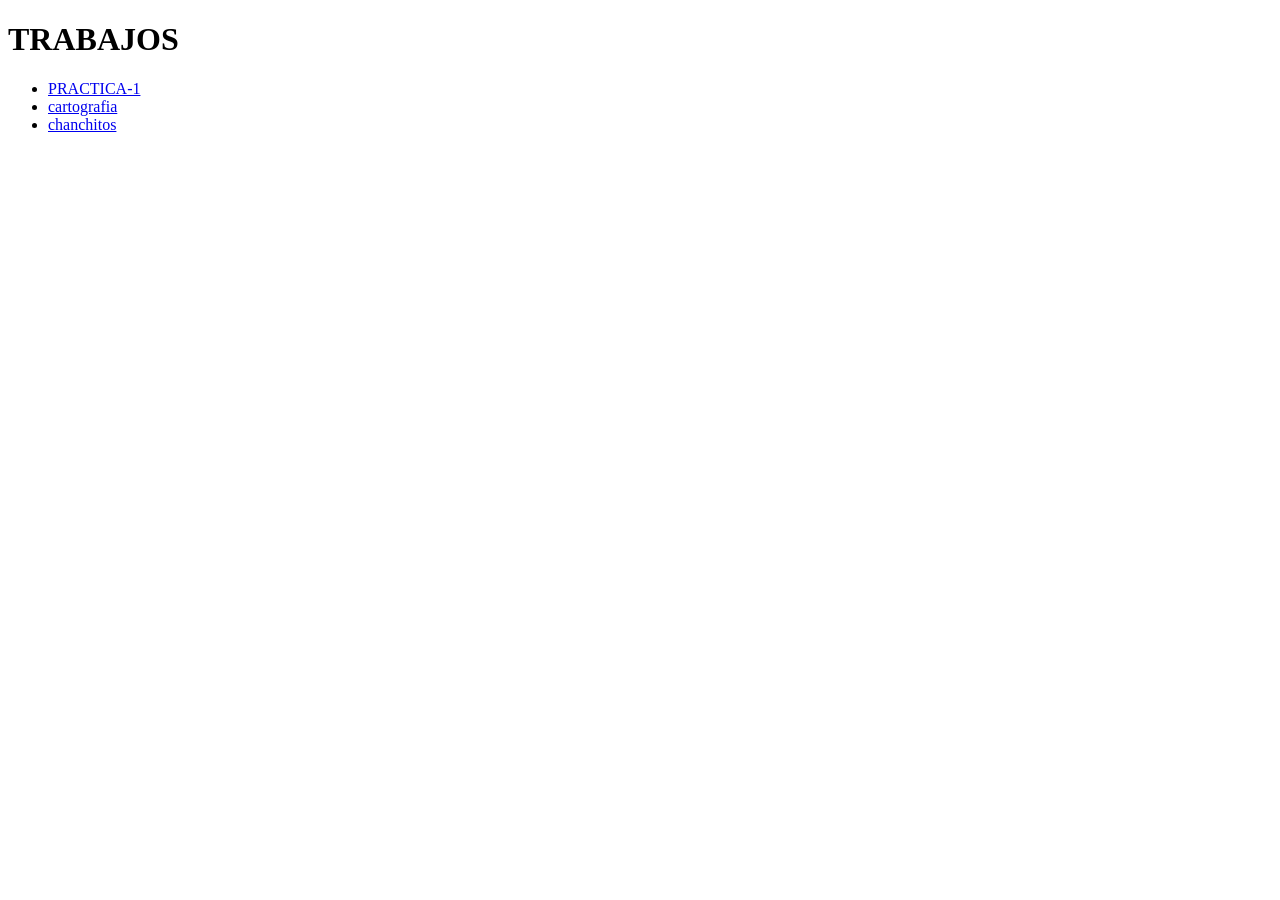
<file: index.html>
<!DOCTYPE html>
<html lang= "es"> 
<head> 
<meta charset="utf-8">
<title>PRACTICAS</title>
</head>
<body>
<h1>TRABAJOS</h1>
<ul>
<li><a href="PRACTICA-1/">PRACTICA-1</a></li>
<li><a href="CARTOGRAFIA/">cartografia</a></li>  
<li><a href="chanchitos/">chanchitos</a></li>  
</body>
</html>
</file>
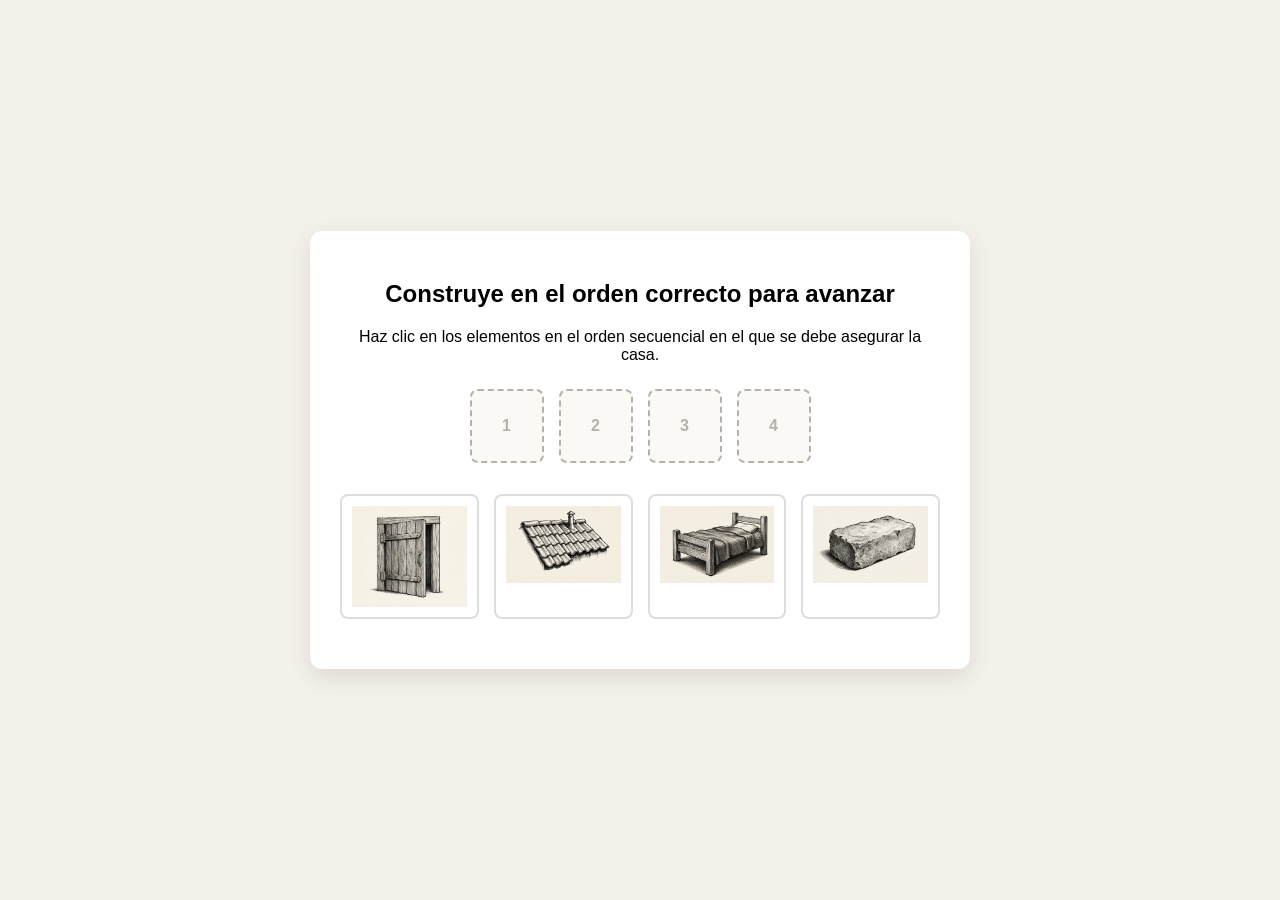
<file: chanchitos/index.html>
<!DOCTYPE html>
<html lang="es">
<head>
    <meta charset="UTF-8">
    <meta name="viewport" content="width=device-width, initial-scale=1.0">
    <title>Hipertexto Interactivo - El Orden de la Casa</title>
    <link rel="stylesheet" href="css/estilos.css">
</head>
<body>

    <div id="game-container">
        <h2>Construye en el orden correcto para avanzar</h2>
        <p class="instrucciones">Haz clic en los elementos en el orden secuencial en el que se debe asegurar la casa.</p>
        
        <!-- Contenedor de la secuencia que el usuario va armando -->
        <div id="secuencia-usuario">
            <span class="placeholder-nodo">1</span>
            <span class="placeholder-nodo">2</span>
            <span class="placeholder-nodo">3</span>
            <span class="placeholder-nodo">4</span>
        </div>

        <!-- Tablero con los 4 nodos desordenados -->
        <div id="tablero-nodos">
            <div class="nodo" data-id="puerta">
                <img src="img/puerta.png" alt="Puerta">
            </div>
            <div class="nodo" data-id="techo">
                <img src="img/techo.png" alt="Techo">
            </div>
            <div class="nodo" data-id="cama">
                <img src="img/cama.png" alt="Cama">
            </div>
            <div class="nodo" data-id="ladrillo">
                <img src="img/ladrillo.png" alt="Ladrillo">
            </div>
        </div>

        <button id="btn-reiniciar" class="oculto">Reiniciar Selección</button>

        <!-- Pantallas de resultados para ramificar la historia -->
        <div id="resultado-ganar" class="pantalla-resultado oculto">
            <h3>¡Excelente elección!</h3>
            <p>La casa resiste con firmeza el soplido del lobo feroz. Lograste avanzar con seguridad.</p>
            <a href="historia-victoria.html" class="btn-historia">Continuar Relato (Camino A)</a>
        </div>

        <div id="resultado-perder" class="pantalla-resultado oculto">
            <h3>Estructura deficiente...</h3>
            <p>El orden inestable hizo que la casa se derrumbara ante el menor suspiro del lobo.</p>
            <a href="historia-derrota.html" class="btn-historia">Continuar Relato (Camino B)</a>
        </div>
    </div>

    <script src="script.js"></script>
</body>
</html>
</file>
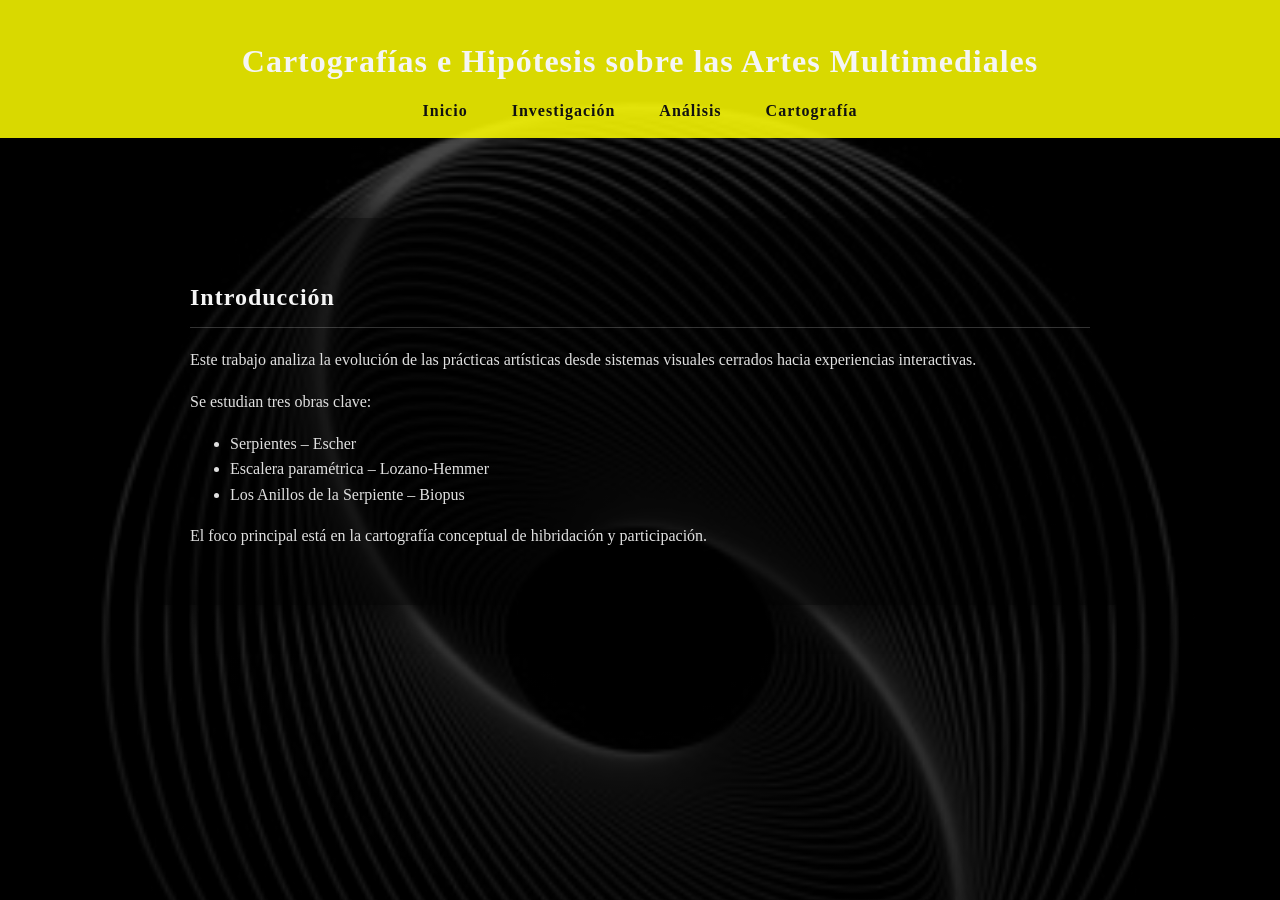
<file: PRACTICA1/index.html>
<!DOCTYPE html>
<html lang="es">
<head>
<meta charset="UTF-8">
<title>Cartografía Multimedial</title>
<link rel="stylesheet" href="css/estilos.css">
</head>

<body>

<header>
<h1>Cartografías e Hipótesis sobre las Artes Multimediales</h1>
<nav>
<a href="index.html">Inicio</a>
<a href="investigacion.html">Investigación</a>
<a href="analisis.html">Análisis</a>
<a href="cartografia.html">Cartografía</a>
</nav>
</header>

<section class="contenido">
<h2>Introducción</h2>

<p>
Este trabajo analiza la evolución de las prácticas artísticas desde sistemas visuales cerrados hacia experiencias interactivas.
</p>

<p>
Se estudian tres obras clave:
</p>

<ul>
<li>Serpientes – Escher</li>
<li>Escalera paramétrica – Lozano-Hemmer</li>
<li>Los Anillos de la Serpiente – Biopus</li>
</ul>

<p>
El foco principal está en la cartografía conceptual de hibridación y participación.
</p>

</section>

</body>
</html>
</file>
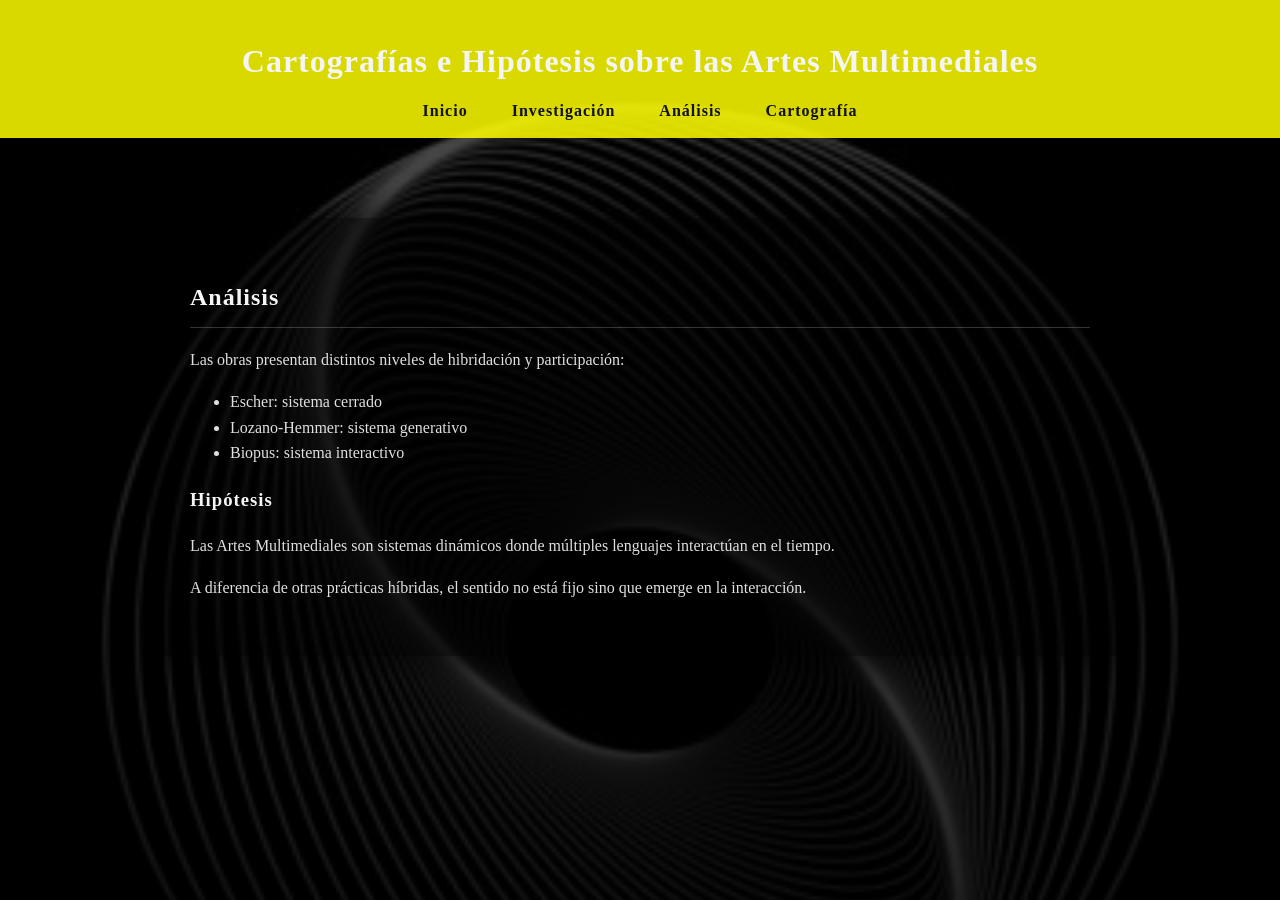
<file: PRACTICA1/analisis.html>
<!DOCTYPE html>
<html lang="es">
<head>
<meta charset="UTF-8">
<title>Análisis</title>
<link rel="stylesheet" href="css/estilos.css">
</head>

<body>

<header>
    <h1>Cartografías e Hipótesis sobre las Artes Multimediales</h1>
<nav>
<a href="index.html">Inicio</a>
<a href="investigacion.html">Investigación</a>
<a href="analisis.html">Análisis</a>
<a href="cartografia.html">Cartografía</a>
</nav>
</header>

<section class="contenido">

<h2>Análisis</h2>

<p>
Las obras presentan distintos niveles de hibridación y participación:
</p>

<ul>
<li>Escher: sistema cerrado</li>
<li>Lozano-Hemmer: sistema generativo</li>
<li>Biopus: sistema interactivo</li>
</ul>

<h3>Hipótesis</h3>

<p>
Las Artes Multimediales son sistemas dinámicos donde múltiples lenguajes interactúan en el tiempo.
</p>

<p>
A diferencia de otras prácticas híbridas, el sentido no está fijo sino que emerge en la interacción.
</p>

</section>

</body>
</html>
</file>
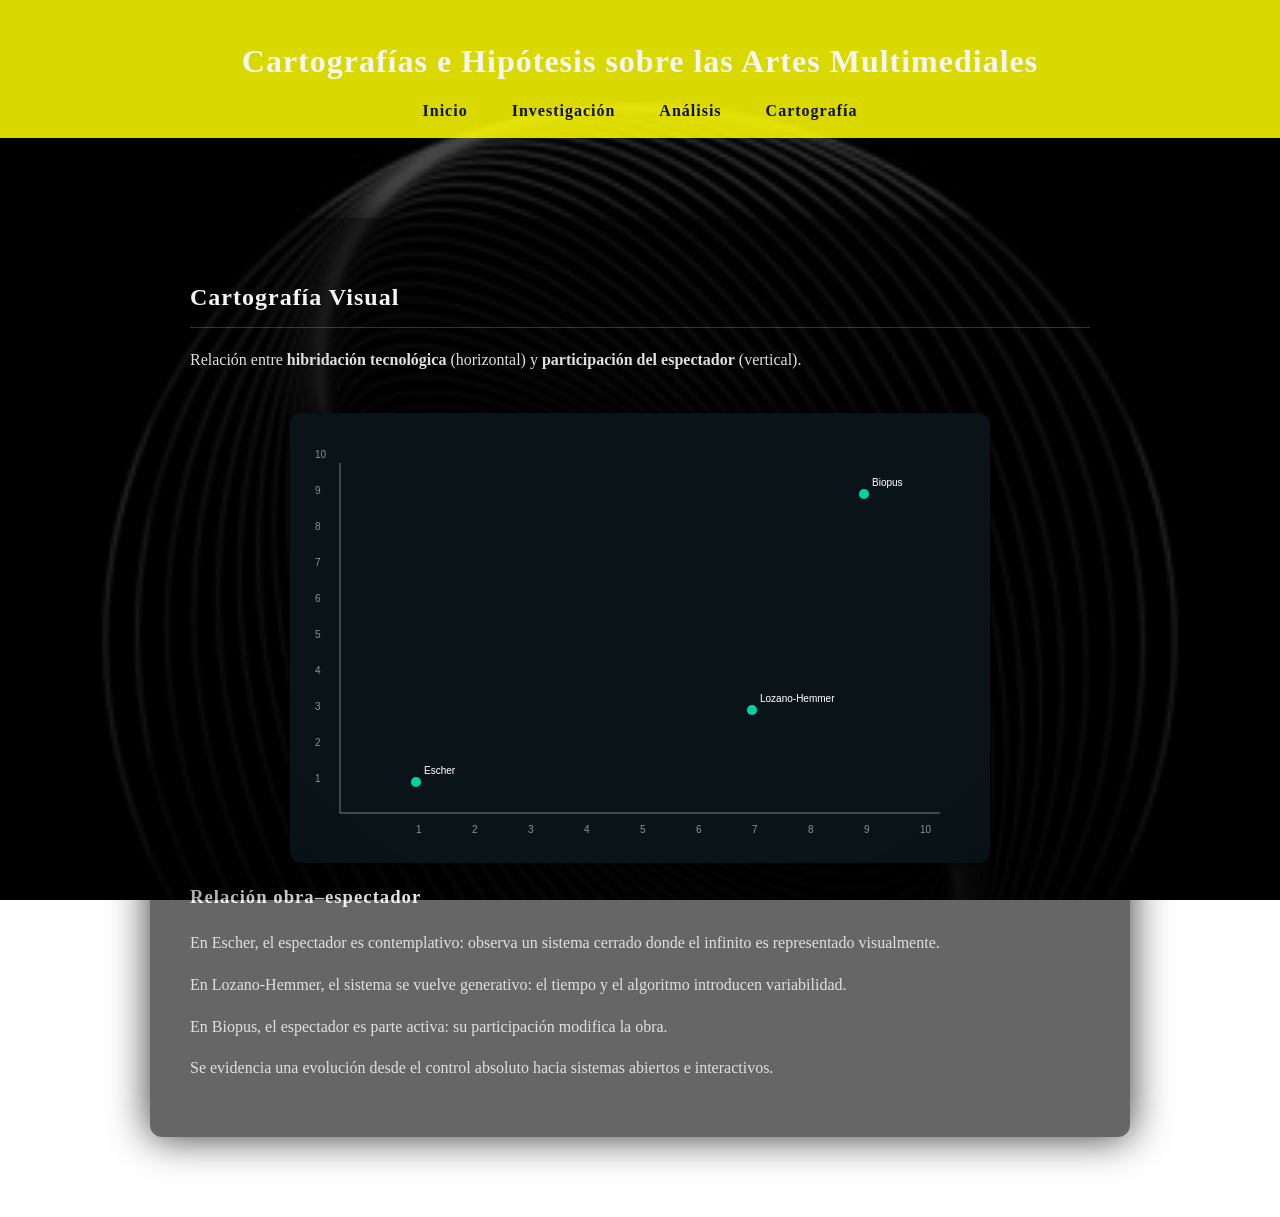
<file: PRACTICA1/cartografia.html>
<!DOCTYPE html>
<html lang="es">
<head>
<meta charset="UTF-8">
<title>Cartografía Multimedial</title>
<link rel="stylesheet" href="css/estilos.css">

<style>

/* ===== CONTENEDOR GENERAL ===== */
.grafico {
  position: relative;
  margin-top: 40px;
  display: flex;
  justify-content: center;
}

/* 🔥 CORRECCIÓN CLAVE */
.grafico canvas {
  position: relative !important;  /* rompe el absolute global */
  display: block;
}

/* ===== CANVAS ESTÉTICO ===== */
#canvas {
  background: rgba(10,20,25,0.85);
  border-radius: 12px;
  box-shadow: 0 0 20px rgba(0,0,0,0.6);
}

/* ===== INFO BOX ===== */
#infoBox {
  position: absolute;
  background: rgba(0,0,0,0.9);
  padding: 12px;
  border-radius: 10px;
  display: none;
  max-width: 240px;
  font-size: 0.85em;
  box-shadow: 0 0 20px rgba(0,255,200,0.3);
  z-index: 5;
}

#infoBox img {
  width: 100%;
  margin-top: 8px;
  border-radius: 6px;
}

</style>
</head>

<body>

<header>
<h1>Cartografías e Hipótesis sobre las Artes Multimediales</h1>

<nav>
<a href="index.html">Inicio</a>
<a href="investigacion.html">Investigación</a>
<a href="analisis.html">Análisis</a>
<a href="cartografia.html">Cartografía</a>
</nav>
</header>

<section class="contenido">

<h2>Cartografía Visual</h2>

<p>
Relación entre <strong>hibridación tecnológica</strong> (horizontal) y <strong>participación del espectador</strong> (vertical).
</p>

<div class="grafico">
  <canvas id="canvas" width="700" height="450"></canvas>
  <div id="infoBox"></div>
</div>

<h3>Relación obra–espectador</h3>

<p>
En Escher, el espectador es contemplativo: observa un sistema cerrado donde el infinito es representado visualmente.
</p>

<p>
En Lozano-Hemmer, el sistema se vuelve generativo: el tiempo y el algoritmo introducen variabilidad.
</p>

<p>
En Biopus, el espectador es parte activa: su participación modifica la obra.
</p>

<p>
Se evidencia una evolución desde el control absoluto hacia sistemas abiertos e interactivos.
</p>

</section>

<script>

/* ============================= */
/* ===== CONFIGURACIÓN ======== */
/* ============================= */

const canvas = document.getElementById("canvas");
const ctx = canvas.getContext("2d");
const infoBox = document.getElementById("infoBox");

/* Obras ubicadas en el gráfico */
const works = [
{
name:"Escher",
x:1,y:1,
img:"img/escher.jpg",
text:"Sistema cerrado. El infinito se representa visualmente."
},
{
name:"Lozano-Hemmer",
x:7,y:3,
img:"img/hemmer.jpg",
text:"Sistema generativo. Aparece el tiempo y el algoritmo."
},
{
name:"Biopus",
x:9,y:9,
img:"img/biopus.jpg",
text:"Sistema interactivo. El espectador construye la obra."
}
];

/* ============================= */
/* ===== UTILIDADES ============ */
/* ============================= */

/* Escalado del gráfico */
function sx(x){
  return x/10 * canvas.width * 0.8 + canvas.width * 0.1;
}

function sy(y){
  return canvas.height - (y/10 * canvas.height * 0.8 + canvas.height * 0.1);
}

/* Mouse */
let mouse = {x:0, y:0};

canvas.addEventListener("mousemove", function(e){
  const rect = canvas.getBoundingClientRect();
  mouse.x = e.clientX - rect.left;
  mouse.y = e.clientY - rect.top;
  infoBox.style.display = "none";
});

/* ============================= */
/* ===== DIBUJO =============== */
/* ============================= */

/* Fondo */
function drawBackground(){
  ctx.fillStyle = "rgba(10,20,25,0.9)";
  ctx.fillRect(0,0,canvas.width,canvas.height);
}

/* Ejes */
function drawAxes(){
  ctx.strokeStyle = "rgba(255,255,255,0.2)";
  
  ctx.beginPath();
  ctx.moveTo(50, canvas.height-50);
  ctx.lineTo(canvas.width-50, canvas.height-50);
  ctx.stroke();

  ctx.beginPath();
  ctx.moveTo(50, canvas.height-50);
  ctx.lineTo(50, 50);
  ctx.stroke();

  ctx.fillStyle = "rgba(255,255,255,0.5)";
  
  for(let i=1;i<=10;i++){
    ctx.fillText(i, sx(i), canvas.height-30);
    ctx.fillText(i, 25, sy(i));
  }
}

/* Progreso según posición del mouse */
function getProgress(){
  let min = 50;
  let max = canvas.width - 50;
  let p = (mouse.x - min) / (max - min);
  return Math.max(0, Math.min(1, p));
}

/* Línea de evolución (interactiva) */
function drawEvolution(){

  let p = getProgress();

  let x1 = sx(1), y1 = sy(1);
  let x2 = sx(7), y2 = sy(3);
  let x3 = sx(9), y3 = sy(9);

  ctx.strokeStyle = "rgba(0,255,200,0.8)";
  ctx.lineWidth = 2;

  /* Tramo 1 */
  let t1 = Math.min(p*2,1);
  let mx1 = x1 + (x2-x1)*t1;
  let my1 = y1 + (y2-y1)*t1;

  ctx.beginPath();
  ctx.moveTo(x1,y1);
  ctx.lineTo(mx1,my1);
  ctx.stroke();

  /* Tramo 2 */
  if(p > 0.5){
    let t2 = (p-0.5)*2;
    let mx2 = x2 + (x3-x2)*t2;
    let my2 = y2 + (y3-y2)*t2;

    ctx.beginPath();
    ctx.moveTo(x2,y2);
    ctx.lineTo(mx2,my2);
    ctx.stroke();
  }
}

/* Puntos dinámicos */
function drawPoints(){

  works.forEach(function(w,i){

    let px = sx(w.x);
    let py = sy(w.y);

    let distMouse = Math.hypot(mouse.x-px, mouse.y-py);

    /* Influencia entre nodos */
    let influence = 0;

    works.forEach(function(o,j){
      if(i!==j){
        let dx = sx(o.x);
        let dy = sy(o.y);
        let d = Math.hypot(px-dx, py-dy);
        influence += 20/d;
      }
    });

    let radius = 5 + influence*0.4 + (distMouse<40 ? 3 : 0);

    ctx.beginPath();
    ctx.arc(px,py,radius,0,Math.PI*2);
    ctx.fillStyle = "rgba(0,255,200,0.8)";
    ctx.fill();

    ctx.fillStyle = "white";
    ctx.fillText(w.name, px+8, py-8);

    /* Hover */
    if(distMouse < 12){
      infoBox.style.display = "block";
      infoBox.innerHTML =
        "<b>"+w.name+"</b><br>" +
        w.text +
        "<img src='"+w.img+"'>";
      
      infoBox.style.left = (px+15)+"px";
      infoBox.style.top = (py+15)+"px";
    }

  });
}

/* Loop */
function draw(){
  drawBackground();
  drawAxes();
  drawEvolution();
  drawPoints();
  requestAnimationFrame(draw);
}

draw();

</script>

</body>
</html>
</file>
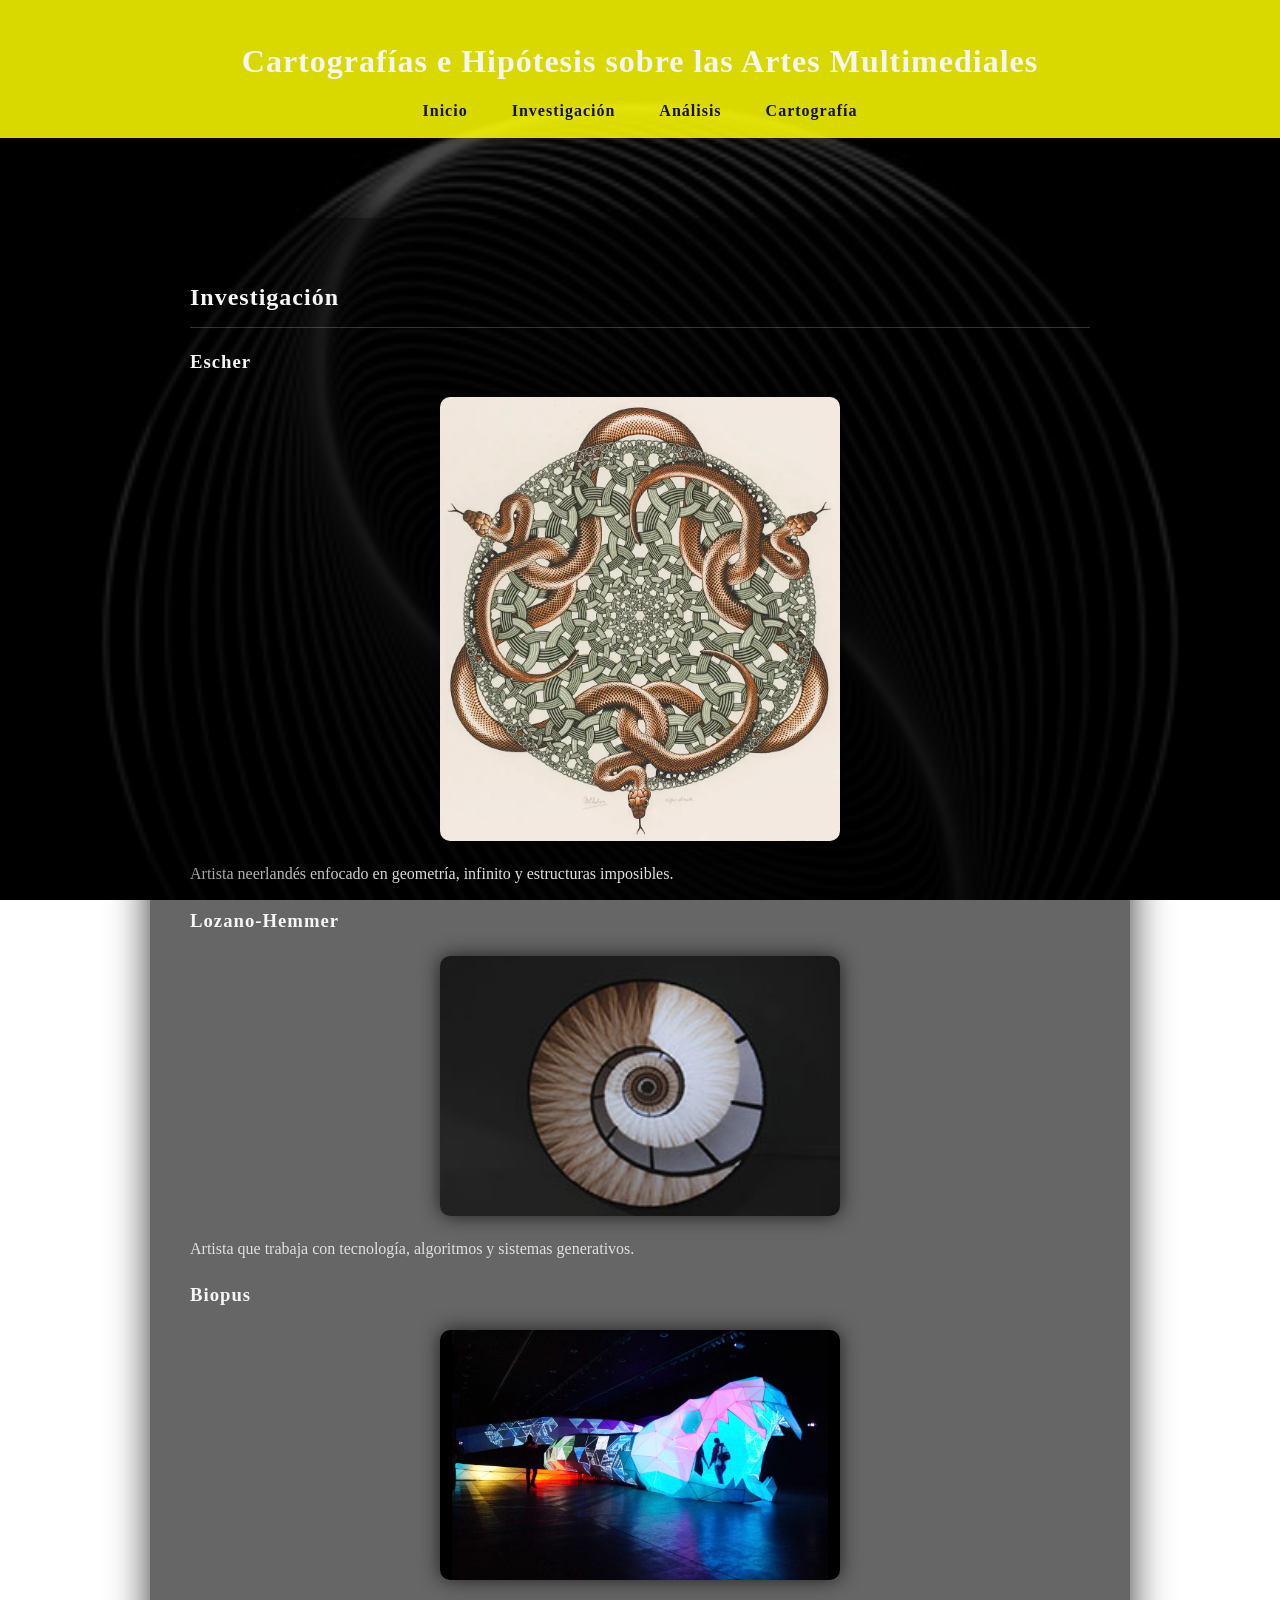
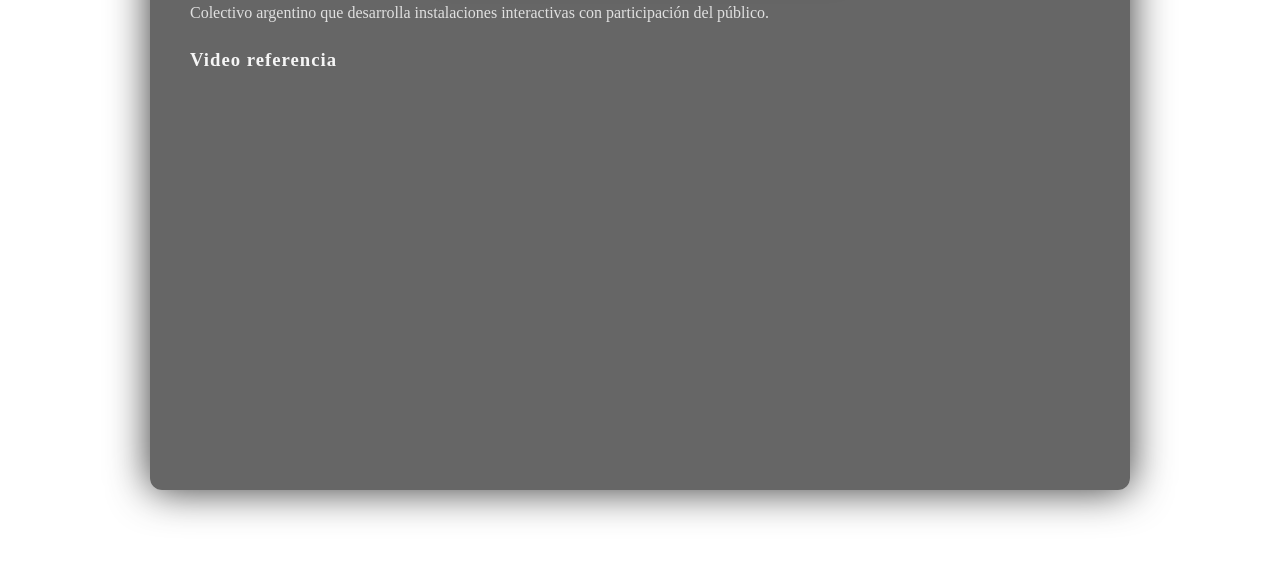
<file: PRACTICA1/investigacion.html>
<!DOCTYPE html>
<html lang="es">
<head>
<meta charset="UTF-8">
<title>Investigación</title>
<link rel="stylesheet" href="css/estilos.css">
</head>

<body>

<header>
    <h1>Cartografías e Hipótesis sobre las Artes Multimediales</h1>
<nav>
<a href="index.html">Inicio</a>
<a href="investigacion.html">Investigación</a>
<a href="analisis.html">Análisis</a>
<a href="cartografia.html">Cartografía</a>
</nav>
</header>

<section class="contenido">

<h2>Investigación</h2>

<h3>Escher</h3>
<img src="img/escher.jpg">
<p>Artista neerlandés enfocado en geometría, infinito y estructuras imposibles.</p>

<h3>Lozano-Hemmer</h3>
<img src="img/hemmer.jpg">
<p>Artista que trabaja con tecnología, algoritmos y sistemas generativos.</p>

<h3>Biopus</h3>
<img src="img/biopus.jpg">
<p>Colectivo argentino que desarrolla instalaciones interactivas con participación del público.</p>

<h3>Video referencia</h3>
<iframe width="560" height="315" src="https://www.youtube.com/embed/VIDEO_ID" frameborder="0" allowfullscreen></iframe>

</section>

</body>
</html>
</file>
<file: chanchitos/css/estilos.css>
body {
    background-color: #f4f1ea;
    font-family: 'Segoe UI', Tahoma, Geneva, Verdana, sans-serif;
    display: flex;
    justify-content: center;
    align-items: center;
    min-height: 100vh;
    margin: 0;
}

#game-container {
    background: #ffffff;
    padding: 30px;
    border-radius: 12px;
    box-shadow: 0 8px 24px rgba(0,0,0,0.1);
    text-align: center;
    max-width: 600px;
    width: 100%;
}

#secuencia-usuario {
    display: flex;
    justify-content: center;
    gap: 15px;
    margin: 25px 0;
    min-height: 80px;
}

.placeholder-nodo {
    width: 70px;
    height: 70px;
    border: 2px dashed #b5b2a9;
    border-radius: 8px;
    display: flex;
    justify-content: center;
    align-items: center;
    font-weight: bold;
    color: #b5b2a9;
    background-color: #faf9f6;
}

.placeholder-nodo img {
    width: 100%;
    height: 100%;
    object-fit: contain;
}

#tablero-nodos {
    display: grid;
    grid-template-columns: repeat(4, 1fr);
    gap: 15px;
    margin-bottom: 20px;
}

.nodo {
    border: 2px solid #ddd;
    border-radius: 8px;
    padding: 10px;
    cursor: pointer;
    background: #fff;
    transition: transform 0.2s, box-shadow 0.2s;
}

.nodo:hover {
    transform: translateY(-3px);
    box-shadow: 0 4px 12px rgba(0,0,0,0.15);
}

.nodo img {
    width: 100%;
    height: auto;
    display: block;
}

.nodo.seleccionado {
    opacity: 0.3;
    pointer-events: none;
    transform: scale(0.95);
}

button {
    background-color: #8c7853;
    color: white;
    border: none;
    padding: 10px 20px;
    border-radius: 6px;
    cursor: pointer;
    font-size: 14px;
}

button:hover {
    background-color: #736243;
}

.pantalla-resultado {
    margin-top: 30px;
    padding: 20px;
    border-radius: 8px;
    animation: fadeIn 0.5s ease-in-out;
}

#resultado-ganar { background-color: #e2f0d9; color: #385723; border: 1px solid #c5e0b4; }
#resultado-perder { background-color: #fce4d6; color: #c65911; border: 1px solid #f8cbad; }

.btn-historia {
    display: inline-block;
    margin-top: 15px;
    padding: 12px 24px;
    background-color: #333;
    color: white;
    text-decoration: none;
    border-radius: 6px;
    font-weight: bold;
}

.oculto { display: none !important; }

@keyframes fadeIn {
    from { opacity: 0; transform: translateY(10px); }
    to { opacity: 1; transform: translateY(0); }
}
</file>
<file: PRACTICA1/css/estilos.css>
/* 🌊 RESET BASE */
html, body {
  margin: 0;
  padding: 0;
}

/* 🌌 FONDO GENERAL */
body {
  font-family: Georgia, serif;
  color: #e0e0e0;
  line-height: 1.6;

  background: 
    linear-gradient(rgba(0,0,0,0.7), rgba(0,0,0,0.85)),
    url("../img/fondo1.jpg");

  background-size: cover;
  background-attachment: fixed;
}

/* 🟡 MENU SUPERIOR */
header {
  background: rgba(255, 255, 0, 0.85);
  padding: 15px;
  position: sticky;
  top: 0;
  z-index: 100;
}

nav {
  text-align: center;
}

nav a {
  margin: 0 20px;
  text-decoration: none;
  color: #111;
  font-weight: bold;
  letter-spacing: 1px;
  transition: 0.3s;
}

nav a:hover {
  color: #005f6a;
}

/* 🧠 CONTENIDO (tipo “papel flotante”) */
.contenido {
  max-width: 900px;
  margin: 80px auto;
  padding: 40px;

  background: rgba(0,0,0,0.6);
  border-radius: 12px;

  box-shadow: 0 0 40px rgba(0,0,0,0.8);
}

/* ✍️ TIPOGRAFÍA */
h1, h2, h3 {
  font-family: Georgia, serif;
  color: #f5f5f5;
  letter-spacing: 1px;
}

h1 {
  text-align: center;
  margin-bottom: 10px;
}

h2 {
  border-bottom: 1px solid rgba(255,255,255,0.2);
  padding-bottom: 10px;
}

p {
  text-align: justify;
}

/* 🖼️ IMÁGENES */
img {
  width: 100%;
  max-width: 400px;
  display: block;
  margin: 20px auto;

  border-radius: 10px;
  box-shadow: 0 0 20px rgba(0,0,0,0.7);

  transition: 0.4s;
}

img:hover {
  transform: scale(1.03);
}

/* 🎥 VIDEO */
iframe {
  display: block;
  margin: 30px auto;
  max-width: 100%;
  border-radius: 10px;
}

/* 🧩 INFOBOX (cartografía) */
#infoBox {
  position: absolute;
  background: rgba(0,0,0,0.9);
  padding: 15px;
  border-radius: 10px;
  display: none;
  max-width: 250px;

  box-shadow: 0 0 20px rgba(0,255,255,0.4);
}

#infoBox img {
  width: 100%;
  margin-top: 10px;
}

/* 🎯 CANVAS */
canvas {
  position: absolute;
  top: 0;
  left: 0;
}

/* ✨ DETALLE ATMOSFÉRICO */
body::after {
  content: "";
  position: fixed;
  top: 0;
  left: 0;
  width: 100%;
  height: 100%;

  background: radial-gradient(circle at center, transparent 60%, rgba(0,0,0,0.6));
  pointer-events: none;
}
</file>
